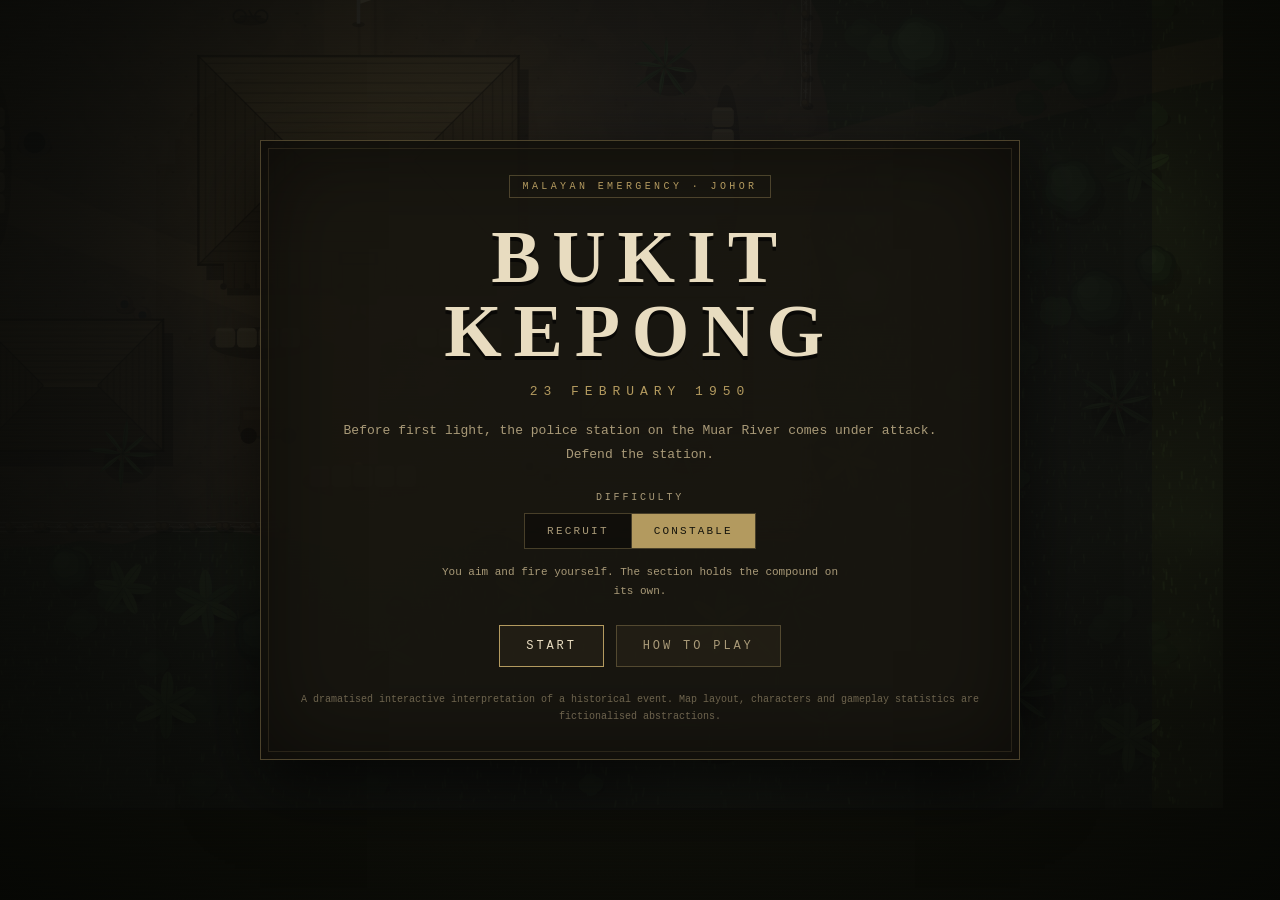
<file: index.html>
<!DOCTYPE html>
<html lang="en">
<head>
<meta charset="utf-8">
<meta name="viewport" content="width=device-width,initial-scale=1">
<title>Bukit Kepong — 23 February 1950</title>
<link rel="stylesheet" href="style.css">
</head>
<body>

<canvas id="game"></canvas>

<!-- ============================ HEADS-UP DISPLAY ======================== -->
<div id="hud">
  <div class="hud-corner tl">
    <div class="hud-title">BUKIT KEPONG — 23 FEBRUARY 1950</div>
    <div class="hud-label">OBJECTIVE</div>
    <div id="txt-objective" class="hud-objective">Defend the police station.</div>
  </div>

  <div class="hud-corner tc">
    <div id="txt-time" class="hud-time">5:00</div>
    <div class="hud-sub"><span id="txt-wave">STAND TO</span> &nbsp;·&nbsp; <span id="txt-enemies">0 HOSTILES</span></div>
  </div>

  <div class="hud-corner tr">
    <canvas id="minimap" width="176" height="132"></canvas>
    <button id="btn-mute" class="ghost-btn">SOUND: ON</button>
  </div>

  <div class="hud-corner bl">
    <div class="meter">
      <span class="hud-label">HEALTH</span>
      <div class="bar-track"><div id="bar-health" class="bar-fill health"></div></div>
      <span id="txt-health" class="meter-num">150</span>
    </div>
    <div class="meter">
      <span class="hud-label">STATION</span>
      <div class="bar-track"><div id="bar-station" class="bar-fill station"></div></div>
      <span id="txt-station" class="meter-num">100%</span>
    </div>
    <div class="meter">
      <span class="hud-label">SECTION</span>
      <div id="section-pips" class="pips"></div>
      <span id="txt-section" class="meter-num">6/6</span>
    </div>
  </div>

  <div class="hud-corner br">
    <div class="ammo-block">
      <div class="hud-label right">STEN Mk II</div>
      <div class="ammo-line" id="ammo-line"><span id="txt-ammo">32</span><i>/</i><span id="txt-reserve">224</span></div>
      <div id="assist-chip" class="assist">ASSISTED AIM</div>
      <div id="reload-ind" class="reload"><span>RELOADING</span><div class="reload-track"><div id="reload-fill"></div></div></div>
    </div>
  </div>

  <div id="banner-wrap"><div id="banner"></div><div id="banner-sub"></div></div>
  <div id="low-health"></div>
</div>

<!-- ================================ SCREENS ============================= -->
<div id="screen-title" class="screen active">
  <div class="panel wide">
    <div class="stamp">MALAYAN EMERGENCY · JOHOR</div>
    <h1 class="title">BUKIT KEPONG</h1>
    <div class="subtitle">23 FEBRUARY 1950</div>
    <p class="tagline">Before first light, the police station on the Muar River comes under attack.<br>Defend the station.</p>
    <div class="difficulty">
      <div class="hud-label">DIFFICULTY</div>
      <div class="seg" id="difficulty-row">
        <button class="seg-btn" data-diff="easy">RECRUIT</button>
        <button class="seg-btn active" data-diff="normal">CONSTABLE</button>
      </div>
      <p class="seg-note" id="difficulty-note">You aim and fire yourself. The section holds the compound on its own.</p>
    </div>

    <div class="btn-row">
      <button id="btn-start" class="btn primary">START</button>
      <button id="btn-howto" class="btn">HOW TO PLAY</button>
    </div>
    <p class="disclaimer">A dramatised interactive interpretation of a historical event.
      Map layout, characters and gameplay statistics are fictionalised abstractions.</p>
  </div>
</div>

<div id="screen-howto" class="screen">
  <div class="panel">
    <h2>HOW TO PLAY</h2>
    <ul class="keys">
      <li><b>W A S D</b> / <b>Arrows</b><span>Move</span></li>
      <li><b>Mouse</b><span>Aim</span></li>
      <li><b>Left Click</b><span>Fire the Sten gun</span></li>
      <li><b>RECRUIT mode</b><span>Aims and fires for you — you still choose the target by pointing</span></li>
      <li><b>R</b><span>Reload</span></li>
      <li><b>SPACE</b><span>Beat out fires (stand at the flames)</span></li>
      <li><b>ESC</b> / <b>P</b><span>Pause</span></li>
      <li><b>M</b><span>Mute sound</span></li>
    </ul>
    <div class="brief">
      <p><b>Your orders.</b> Hold the station for five minutes, until first light. The building has its own
      structural integrity — if it is destroyed, the position is lost.</p>
      <p><b>Your section.</b> Constables hold the sandbag posts at each gate. They shoot,
      they take casualties, and they cannot be replaced. Support them.</p>
      <p><b>The enemy.</b> Communist insurgents advance in waves: riflemen fire from cover,
      rushers cut the wire and close to hand, marksmen shoot from the treeline.</p>
      <p><b>Fire.</b> Attackers who reach the walls will try to set the attap alight. A fire
      eats the station's integrity until it is put out — run to the flames and hold
      <b>SPACE</b>. Leaving the firing line to do it is the hardest call you will make.</p>
      <p><b>Ammunition.</b> You carry what you carry. The section's crate sits on the station
      veranda — stand at it to fill your pouches. Its stock is finite and is only made up
      between assaults, so every burst is spent from somewhere.</p>
      <p><b>Scoring.</b> The run is graded at the end, win or lose: attackers accounted for, the
      rounds it took to account for them, the building, the section, the fires, the time held.
      RECRUIT aims and fires for you, so it scores at 0.6&times;.</p>
    </div>
    <div class="btn-row"><button id="btn-howto-back" class="btn">BACK</button></div>
  </div>
</div>

<div id="screen-pause" class="screen">
  <div class="panel">
    <h2>PAUSED</h2>
    <p class="tagline">The compound holds its breath.</p>
    <div class="btn-row">
      <button id="btn-resume" class="btn primary">RESUME</button>
      <button id="btn-pause-menu" class="btn">MAIN MENU</button>
    </div>
  </div>
</div>

<div id="screen-over" class="screen">
  <div class="panel">
    <div class="stamp red">POSITION LOST</div>
    <h2 id="over-title">THE STATION HAS FALLEN</h2>
    <div id="over-score" class="score"></div>
    <ul id="over-stats" class="stats"></ul>
    <div class="btn-row">
      <button id="btn-retry" class="btn primary">RETRY</button>
      <button id="btn-over-menu" class="btn">MAIN MENU</button>
    </div>
  </div>
</div>

<div id="screen-win" class="screen">
  <div class="panel wide">
    <div class="stamp">DAWN · 23 FEBRUARY 1950</div>
    <h2>MISSION COMPLETE</h2>
    <div id="win-score" class="score"></div>
    <ul id="stats-list" class="stats"></ul>
    <div class="note">
      <h3>HISTORICAL NOTE</h3>
      <p>On 23 February 1950, the police station at Bukit Kepong in Muar, Johor, was attacked
      before dawn by communist insurgents during the Malayan Emergency. A small number of
      police personnel, together with family members and auxiliaries present at the station,
      resisted the assault. The station was overrun and burnt, and many of its defenders were
      killed. The events are commemorated in Malaysia as an act of duty and resistance.</p>
      <p class="fine">This game is a dramatised interpretation, not a documentary reconstruction.
      The map layout, the wave structure, the ten-minute clock, the individual characters and
      every statistic in it are gameplay inventions. In particular, the "survive and hold"
      victory condition is a game objective and does not represent the historical outcome.
      For the actual history, consult published historical sources.</p>
    </div>
    <div class="btn-row">
      <button id="btn-win-again" class="btn primary">PLAY AGAIN</button>
      <button id="btn-win-menu" class="btn">MAIN MENU</button>
    </div>
  </div>
</div>

<script src="src/core.js"></script>
<script src="src/audio.js"></script>
<script src="src/world.js"></script>
<script src="src/fx.js"></script>
<script src="src/entities.js"></script>
<script src="src/score.js"></script>
<script src="src/ui.js"></script>
<script src="game.js"></script>
</body>
</html>
</file>
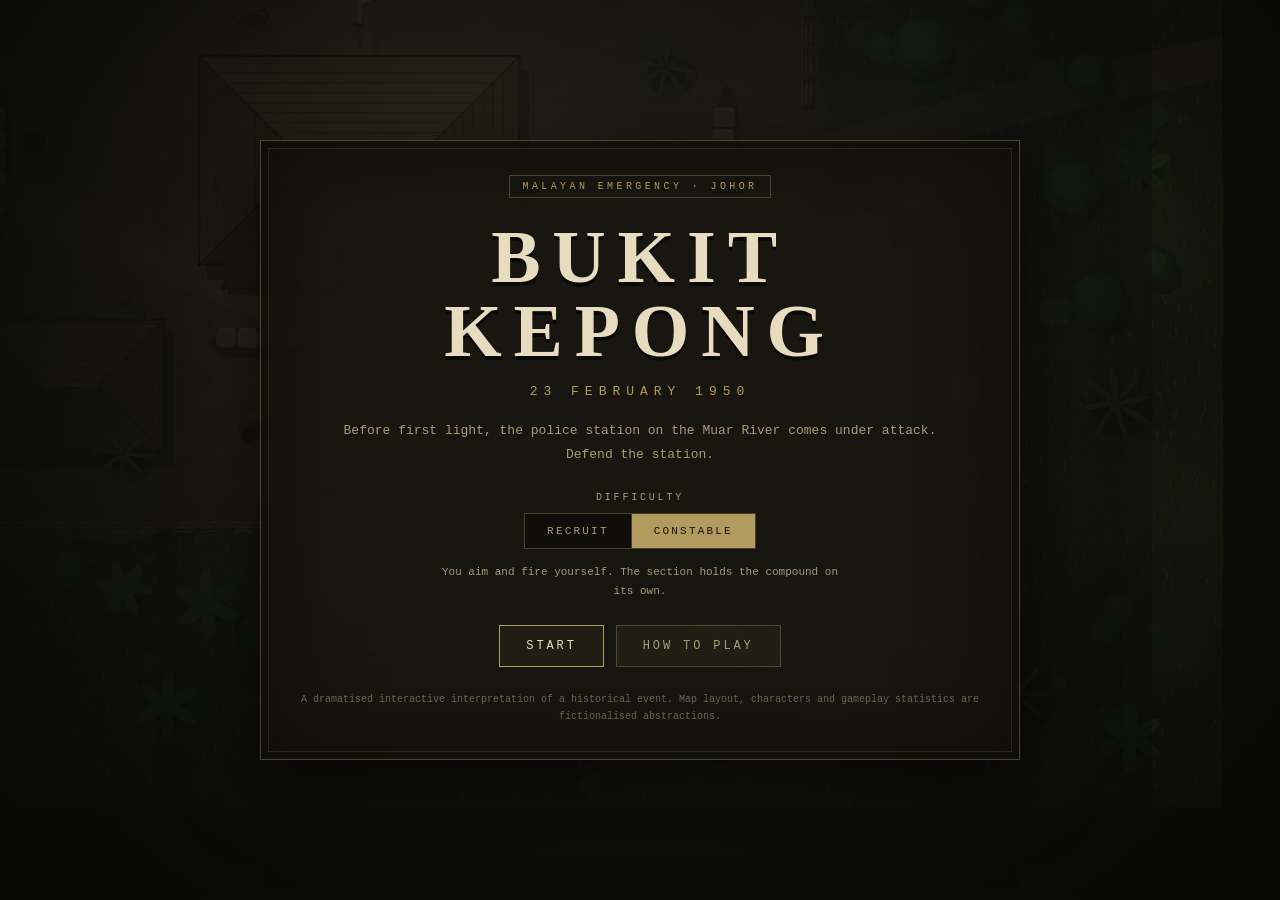
<file: public/index.html>
<!DOCTYPE html>
<html lang="en">
<head>
<meta charset="utf-8">
<meta name="viewport" content="width=device-width,initial-scale=1,viewport-fit=cover">
<title>Bukit Kepong — 23 February 1950</title>
<meta name="description" content="Defend the police station at Bukit Kepong through a pre-dawn assault, 23 February 1950. A dramatised interpretation of a historical event — plays in the browser, nothing to install.">
<meta name="theme-color" content="#17170f">
<link rel="canonical" href="https://bukit-kepong-game.isha.workers.dev/">

<!-- Favicon: the station seen from above, one corner of its attap alight.
     Inline SVG, so the icon costs no request and no external asset. -->
<link rel="icon" href="data:image/svg+xml,<svg xmlns='http://www.w3.org/2000/svg' viewBox='0 0 32 32'><rect width='32' height='32' rx='6' fill='%2317170f'/><path d='M4.5 7h23v18h-23z' fill='%23b39a5f'/><path d='M4.5 7 16 16 27.5 7M4.5 25 16 16 27.5 25' fill='none' stroke='%235d4c2b' stroke-width='1.7'/><circle cx='7' cy='8.6' r='3.7' fill='%23dda43f'/></svg>">
<link rel="apple-touch-icon" href="apple-touch-icon.png">

<!-- Link previews. The card carries the dramatisation note with it, so the
     framing travels wherever the link is shared. -->
<meta property="og:type" content="website">
<meta property="og:site_name" content="Bukit Kepong">
<meta property="og:title" content="Bukit Kepong — 23 February 1950">
<meta property="og:description" content="Hold the police station on the Muar River until first light. A dramatised interpretation of a historical event — plays in the browser, nothing to install.">
<meta property="og:url" content="https://bukit-kepong-game.isha.workers.dev/">
<meta property="og:image" content="https://bukit-kepong-game.isha.workers.dev/og.jpg">
<meta property="og:image:type" content="image/jpeg">
<meta property="og:image:width" content="1200">
<meta property="og:image:height" content="630">
<meta property="og:image:alt" content="The Bukit Kepong police station at night, seen from above, two fires burning against its walls.">
<meta property="og:locale" content="en_MY">
<meta name="twitter:card" content="summary_large_image">
<meta name="twitter:title" content="Bukit Kepong — 23 February 1950">
<meta name="twitter:description" content="Hold the police station on the Muar River until first light. A dramatised interpretation of a historical event.">
<meta name="twitter:image" content="https://bukit-kepong-game.isha.workers.dev/og.jpg">

<link rel="stylesheet" href="style.css">
</head>
<body>

<canvas id="game"></canvas>

<!-- ============================ HEADS-UP DISPLAY ======================== -->
<div id="hud">
  <div class="hud-corner tl">
    <div class="hud-title">BUKIT KEPONG — 23 FEBRUARY 1950</div>
    <div class="hud-label">OBJECTIVE</div>
    <div id="txt-objective" class="hud-objective">Defend the police station.</div>
  </div>

  <div class="hud-corner tc">
    <div id="txt-time" class="hud-time">5:00</div>
    <div class="hud-sub"><span id="txt-wave">STAND TO</span> &nbsp;·&nbsp; <span id="txt-enemies">0 HOSTILES</span></div>
  </div>

  <div class="hud-corner tr">
    <canvas id="minimap" width="176" height="132"></canvas>
    <button id="btn-mute" class="ghost-btn">SOUND: ON</button>
  </div>

  <div class="hud-corner bl">
    <div class="meter">
      <span class="hud-label">HEALTH</span>
      <div class="bar-track"><div id="bar-health" class="bar-fill health"></div></div>
      <span id="txt-health" class="meter-num">150</span>
    </div>
    <div class="meter">
      <span class="hud-label">STATION</span>
      <div class="bar-track"><div id="bar-station" class="bar-fill station"></div></div>
      <span id="txt-station" class="meter-num">100%</span>
    </div>
    <div class="meter">
      <span class="hud-label">SECTION</span>
      <div id="section-pips" class="pips"></div>
      <span id="txt-section" class="meter-num">6/6</span>
    </div>
  </div>

  <div class="hud-corner br">
    <div class="ammo-block">
      <div class="hud-label right">STEN Mk II</div>
      <div class="ammo-line" id="ammo-line"><span id="txt-ammo">32</span><i>/</i><span id="txt-reserve">224</span></div>
      <div id="assist-chip" class="assist">ASSISTED AIM</div>
      <div id="reload-ind" class="reload"><span>RELOADING</span><div class="reload-track"><div id="reload-fill"></div></div></div>
    </div>
  </div>

  <div id="banner-wrap"><div id="banner"></div><div id="banner-sub"></div></div>
  <div id="low-health"></div>
</div>

<!-- ========================= TOUCH CONTROLS ============================= -->
<!-- Shown only on coarse-pointer devices, and only while a mission runs. -->
<div id="touch">
  <div class="tz tz-move" id="tz-move"></div>
  <div class="tz tz-aim" id="tz-aim"></div>
  <div class="stick" id="stick-move"><i></i></div>
  <div class="stick aim" id="stick-aim"><i></i></div>
  <div class="tbtns">
    <button class="tbtn douse" id="tb-douse">PUT<br>OUT</button>
    <button class="tbtn small" id="tb-reload">RELOAD</button>
  </div>
  <button class="tbtn pause" id="tb-pause">II</button>
</div>

<div id="rotate">
  <div class="rotate-inner">
    <div class="rotate-icon"></div>
    <div>TURN THE DEVICE SIDEWAYS</div>
    <p>The compound needs the width.</p>
  </div>
</div>

<!-- ================================ SCREENS ============================= -->
<div id="screen-title" class="screen active">
  <div class="panel wide">
    <div class="stamp">MALAYAN EMERGENCY · JOHOR</div>
    <h1 class="title">BUKIT KEPONG</h1>
    <div class="subtitle">23 FEBRUARY 1950</div>
    <p class="tagline">Before first light, the police station on the Muar River comes under attack.<br>Defend the station.</p>
    <div class="difficulty">
      <div class="hud-label">DIFFICULTY</div>
      <div class="seg" id="difficulty-row">
        <button class="seg-btn" data-diff="easy">RECRUIT</button>
        <button class="seg-btn active" data-diff="normal">CONSTABLE</button>
      </div>
      <p class="seg-note" id="difficulty-note">You aim and fire yourself. The section holds the compound on its own.</p>
    </div>

    <div class="btn-row">
      <button id="btn-start" class="btn primary">START</button>
      <button id="btn-howto" class="btn">HOW TO PLAY</button>
    </div>
    <p class="disclaimer">A dramatised interactive interpretation of a historical event.
      Map layout, characters and gameplay statistics are fictionalised abstractions.</p>
  </div>
</div>

<div id="screen-howto" class="screen">
  <div class="panel">
    <h2>HOW TO PLAY</h2>
    <ul class="keys">
      <li><b>W A S D</b> / <b>Arrows</b><span>Move</span></li>
      <li><b>Mouse</b><span>Aim</span></li>
      <li><b>Left Click</b><span>Fire the Sten gun</span></li>
      <li><b>RECRUIT mode</b><span>Aims and fires for you — you still choose the target by pointing</span></li>
      <li><b>R</b><span>Reload</span></li>
      <li><b>SPACE</b><span>Beat out fires (stand at the flames)</span></li>
      <li><b>ESC</b> / <b>P</b><span>Pause</span></li>
      <li><b>M</b><span>Mute sound</span></li>
      <li><b>On a phone</b><span>Left thumb moves, right thumb aims — hold it to fire. Buttons at the corner beat out fires and reload.</span></li>
    </ul>
    <div class="brief">
      <p><b>Your orders.</b> Hold the station for five minutes, until first light. The building has its own
      structural integrity — if it is destroyed, the position is lost.</p>
      <p><b>Your section.</b> Constables hold the sandbag posts at each gate. They shoot,
      they take casualties, and they cannot be replaced. Support them.</p>
      <p><b>The enemy.</b> Communist insurgents advance in waves: riflemen fire from cover,
      rushers cut the wire and close to hand, marksmen shoot from the treeline.</p>
      <p><b>Fire.</b> Attackers who reach the walls will try to set the attap alight. A fire
      eats the station's integrity until it is put out — run to the flames and hold
      <b>SPACE</b>. Leaving the firing line to do it is the hardest call you will make.</p>
      <p><b>Ammunition.</b> You carry what you carry. The section's crate sits on the station
      veranda — stand at it to fill your pouches. Its stock is finite and is only made up
      between assaults, so every burst is spent from somewhere.</p>
      <p><b>Scoring.</b> The run is graded at the end, win or lose: attackers accounted for, the
      rounds it took to account for them, the building, the section, the fires, the time held.
      RECRUIT aims and fires for you, so it scores at 0.6&times;.</p>
    </div>
    <div class="btn-row"><button id="btn-howto-back" class="btn">BACK</button></div>
  </div>
</div>

<div id="screen-pause" class="screen">
  <div class="panel">
    <h2>PAUSED</h2>
    <p class="tagline">The compound holds its breath.</p>
    <div class="btn-row">
      <button id="btn-resume" class="btn primary">RESUME</button>
      <button id="btn-pause-menu" class="btn">MAIN MENU</button>
    </div>
  </div>
</div>

<div id="screen-over" class="screen">
  <div class="panel">
    <div class="stamp red">POSITION LOST</div>
    <h2 id="over-title">THE STATION HAS FALLEN</h2>
    <div id="over-score" class="score"></div>
    <ul id="over-stats" class="stats"></ul>
    <div class="btn-row">
      <button id="btn-retry" class="btn primary">RETRY</button>
      <button id="btn-over-menu" class="btn">MAIN MENU</button>
    </div>
  </div>
</div>

<div id="screen-win" class="screen">
  <div class="panel wide">
    <div class="stamp">DAWN · 23 FEBRUARY 1950</div>
    <h2>MISSION COMPLETE</h2>
    <div id="win-score" class="score"></div>
    <ul id="stats-list" class="stats"></ul>
    <div class="note">
      <h3>HISTORICAL NOTE</h3>
      <p>On 23 February 1950, the police station at Bukit Kepong in Muar, Johor, was attacked
      before dawn by communist insurgents during the Malayan Emergency. A small number of
      police personnel, together with family members and auxiliaries present at the station,
      resisted the assault. The station was overrun and burnt, and many of its defenders were
      killed. The events are commemorated in Malaysia as an act of duty and resistance.</p>
      <p class="fine">This game is a dramatised interpretation, not a documentary reconstruction.
      The map layout, the wave structure, the ten-minute clock, the individual characters and
      every statistic in it are gameplay inventions. In particular, the "survive and hold"
      victory condition is a game objective and does not represent the historical outcome.
      For the actual history, consult published historical sources.</p>
    </div>
    <div class="btn-row">
      <button id="btn-win-again" class="btn primary">PLAY AGAIN</button>
      <button id="btn-win-menu" class="btn">MAIN MENU</button>
    </div>
  </div>
</div>

<script src="src/core.js"></script>
<script src="src/audio.js"></script>
<script src="src/world.js"></script>
<script src="src/fx.js"></script>
<script src="src/entities.js"></script>
<script src="src/touch.js"></script>
<script src="src/score.js"></script>
<script src="src/ui.js"></script>
<script src="game.js"></script>
</body>
</html>
</file>
<file: style.css>
/* =============================================================================
   BUKIT KEPONG — presentation layer.
   Palette: muted earth, khaki, oil-lamp amber. Typewriter + slab type to suit
   a 1950s police-report aesthetic. No external fonts or images are loaded.
   ========================================================================== */
:root {
  --ink:        #e8dcc0;
  --ink-dim:    #a99a78;
  --paper:      #17170f;
  --khaki:      #b39a5f;
  --amber:      #dda43f;
  --blood:      #a8412f;
  --green:      #7bab6a;
  --panel:      rgba(24, 22, 15, 0.94);
  --edge:       rgba(190, 165, 106, 0.32);
  --mono: "Courier New", "Nimbus Mono", monospace;
  --slab: "Georgia", "Times New Roman", serif;
}

* { box-sizing: border-box; }
html, body {
  margin: 0; padding: 0; height: 100%; overflow: hidden;
  background: #0b0d07; color: var(--ink);
  font-family: var(--mono);
  -webkit-font-smoothing: antialiased;
}
body { cursor: default; }
body.in-game { cursor: none; }

#game { position: fixed; inset: 0; width: 100vw; height: 100vh; display: block; }

/* Custom crosshair drawn with CSS so it stays crisp */
body.in-game #game { cursor: none; }
/* Overlays always get a real pointer back */
.screen.active, .ghost-btn { cursor: default; }
.screen.active .btn { cursor: pointer; }

/* ============================== HUD ==================================== */
#hud {
  position: fixed; inset: 0; pointer-events: none;
  opacity: 0; transition: opacity .35s ease;
  text-shadow: 0 2px 4px rgba(0,0,0,.9);
}
body.in-game #hud { opacity: 1; }

.hud-corner { position: absolute; }
.tl { top: 16px; left: 18px; }
.tc { top: 12px; left: 50%; transform: translateX(-50%); text-align: center; }
.tr { top: 14px; right: 18px; text-align: right; }
.bl { bottom: 18px; left: 18px; }
.br { bottom: 18px; right: 18px; text-align: right; }

.hud-title {
  font-family: var(--slab); font-size: 13px; letter-spacing: .16em;
  color: var(--khaki); margin-bottom: 10px; opacity: .85;
}
.hud-label {
  font-size: 10px; letter-spacing: .28em; color: var(--ink-dim);
}
.hud-label.right { text-align: right; }
.hud-objective {
  font-size: 14px; letter-spacing: .06em; color: var(--ink);
  margin-top: 2px; max-width: 340px;
}
.hud-time {
  font-family: var(--slab); font-size: 34px; letter-spacing: .06em;
  color: var(--ink); line-height: 1;
}
.hud-sub { font-size: 11px; letter-spacing: .2em; color: var(--khaki); margin-top: 4px; }

.meter { display: flex; align-items: center; gap: 10px; margin-top: 8px; }
.meter .hud-label { width: 68px; }
.meter-num { font-size: 12px; color: var(--ink-dim); width: 42px; text-align: left; }
.bar-track {
  width: 210px; height: 13px; background: rgba(0,0,0,.6);
  border: 1px solid var(--edge); position: relative; overflow: hidden;
}
.bar-fill { height: 100%; width: 100%; transition: width .12s linear; }
.bar-fill.health  { background: linear-gradient(180deg, #9fce86, #5d8a4c); }
.bar-fill.station { background: linear-gradient(180deg, #d8b46a, #8d6f34); }
.bar-fill.crit    { background: linear-gradient(180deg, #d76a4a, #8b2f21); animation: pulse .7s infinite; }
@keyframes pulse { 50% { filter: brightness(1.5); } }
/* Segment ticks over the bars for a mechanical, period feel */
.bar-track::after {
  content: ""; position: absolute; inset: 0; pointer-events: none;
  background: repeating-linear-gradient(90deg, transparent 0 19px, rgba(0,0,0,.55) 19px 21px);
}

.pips { width: 210px; display: flex; gap: 5px; align-items: center; }
.pips i {
  width: 13px; height: 13px; border: 1px solid var(--edge);
  background: linear-gradient(180deg, #9fce86, #5d8a4c); display: block;
}
.pips i.down { background: rgba(0,0,0,.5); border-color: rgba(168,65,47,.45); }

.ammo-line { font-family: var(--slab); font-size: 32px; line-height: 1; letter-spacing: .04em; }
.ammo-line i { color: var(--ink-dim); font-style: normal; font-size: 20px; margin: 0 4px; }
.ammo-line span:last-child { font-size: 18px; color: var(--ink-dim); }
/* Reserve turns warm and breathes once you are down to your last magazines. */
.ammo-line.low span:last-child { color: #e0a45c; animation: ammoLow 1.1s ease-in-out infinite; }
@keyframes ammoLow { 50% { opacity: .45; } }
.reload { height: 16px; margin-top: 6px; opacity: 0; transition: opacity .12s; }
.reload.on { opacity: 1; }
.reload span { font-size: 10px; letter-spacing: .24em; color: var(--amber); }
.reload-track { width: 130px; height: 4px; background: rgba(0,0,0,.6); border: 1px solid var(--edge); margin-left: auto; margin-top: 3px; }
#reload-fill { height: 100%; width: 0; background: var(--amber); }

#minimap {
  width: 176px; height: 132px; border: 1px solid var(--edge);
  background: rgba(0,0,0,.5); image-rendering: pixelated; display: block;
}
.ghost-btn {
  pointer-events: auto; margin-top: 8px; font-family: var(--mono); font-size: 10px;
  letter-spacing: .2em; padding: 5px 10px; color: var(--ink-dim);
  background: rgba(20,18,12,.8); border: 1px solid var(--edge); cursor: pointer;
}
.ghost-btn:hover { color: var(--ink); border-color: var(--khaki); }
.ghost-btn.off { color: var(--blood); }

#banner-wrap {
  position: absolute; top: 26%; left: 50%; transform: translateX(-50%);
  text-align: center; opacity: 0;
}
#banner-wrap.show { animation: bannerIn 2.6s ease forwards; }
@keyframes bannerIn {
  0%   { opacity: 0; letter-spacing: .5em; }
  12%  { opacity: 1; letter-spacing: .22em; }
  75%  { opacity: 1; }
  100% { opacity: 0; }
}
#banner {
  font-family: var(--slab); font-size: 40px; letter-spacing: .22em;
  color: var(--ink); text-shadow: 0 0 24px rgba(0,0,0,.9), 0 3px 0 rgba(0,0,0,.7);
}
#banner-sub { font-size: 12px; letter-spacing: .3em; color: var(--khaki); margin-top: 8px; }

#low-health {
  position: absolute; inset: 0; opacity: 0; transition: opacity .3s;
  background: radial-gradient(ellipse at center, transparent 45%, rgba(150,20,14,.75) 100%);
}

/* ============================= SCREENS ================================= */
.screen {
  position: fixed; inset: 0; display: none; align-items: center; justify-content: center;
  background:
    radial-gradient(ellipse at 50% 40%, rgba(30,26,16,.55), rgba(6,7,4,.94)),
    repeating-linear-gradient(0deg, rgba(255,255,255,.014) 0 1px, transparent 1px 3px);
  z-index: 10; padding: 24px; overflow-y: auto;
}
.screen.active { display: flex; }

.panel {
  width: min(560px, 94vw); background: var(--panel);
  border: 1px solid var(--edge); padding: 34px 38px;
  box-shadow: 0 24px 70px rgba(0,0,0,.7), inset 0 0 90px rgba(0,0,0,.5);
  position: relative; text-align: center;
}
.panel.wide { width: min(760px, 94vw); }
.panel::before {
  content: ""; position: absolute; inset: 7px; border: 1px solid rgba(190,165,106,.14);
  pointer-events: none;
}

.stamp {
  display: inline-block; font-size: 10px; letter-spacing: .34em; color: var(--khaki);
  border: 1px solid var(--edge); padding: 5px 12px; margin-bottom: 22px;
}
.stamp.red { color: var(--blood); border-color: rgba(168,65,47,.5); }

.title {
  font-family: var(--slab); font-size: clamp(40px, 8vw, 74px); margin: 0;
  letter-spacing: .16em; color: var(--ink); line-height: 1;
  text-shadow: 0 4px 0 rgba(0,0,0,.6);
}
.subtitle {
  font-size: 13px; letter-spacing: .46em; color: var(--khaki); margin: 16px 0 0;
}
h2 {
  font-family: var(--slab); font-size: clamp(24px, 4vw, 34px); letter-spacing: .16em;
  margin: 0 0 6px; color: var(--ink); font-weight: 400;
}
h3 { font-size: 11px; letter-spacing: .3em; color: var(--khaki); margin: 0 0 8px; }
.tagline { color: var(--ink-dim); font-size: 13px; line-height: 1.8; margin: 20px 0 26px; }
.disclaimer { color: rgba(169,154,120,.6); font-size: 10px; line-height: 1.7; margin: 24px 0 0; }

.difficulty { margin: 6px 0 24px; }
.difficulty .hud-label { margin-bottom: 10px; }
.seg {
  display: inline-flex; border: 1px solid var(--edge); background: rgba(0,0,0,.35);
}
.seg-btn {
  font-family: var(--mono); font-size: 11px; letter-spacing: .2em;
  padding: 11px 22px; color: var(--ink-dim); background: transparent;
  border: 0; border-right: 1px solid var(--edge); cursor: pointer; transition: all .15s;
}
.seg-btn:last-child { border-right: 0; }
.seg-btn:hover { color: var(--ink); }
.seg-btn.active { background: var(--khaki); color: #16150d; }
.seg-note {
  font-size: 11px; line-height: 1.7; color: var(--ink-dim);
  margin: 14px auto 0; max-width: 420px; min-height: 34px;
}

.assist {
  display: none; font-size: 10px; letter-spacing: .22em; color: var(--amber);
  border: 1px solid rgba(221,164,63,.4); padding: 3px 8px; margin-top: 8px;
}
.assist.on { display: inline-block; }

.btn-row { display: flex; gap: 12px; justify-content: center; flex-wrap: wrap; margin-top: 8px; }
.btn {
  font-family: var(--mono); font-size: 12px; letter-spacing: .24em;
  padding: 13px 26px; color: var(--ink-dim); background: rgba(40,36,24,.6);
  border: 1px solid var(--edge); cursor: pointer; transition: all .15s;
}
.btn:hover { color: #16150d; background: var(--khaki); border-color: var(--khaki); }
.btn.primary { color: var(--ink); border-color: var(--khaki); }
.btn.primary:hover { background: var(--amber); border-color: var(--amber); }

.keys { list-style: none; padding: 0; margin: 4px 0 24px; text-align: left; }
.keys li {
  display: flex; align-items: center; gap: 14px; padding: 7px 0;
  border-bottom: 1px dashed rgba(190,165,106,.14); font-size: 12px;
}
.keys b {
  min-width: 130px; color: var(--amber); font-weight: 400; letter-spacing: .12em;
}
.keys span { color: var(--ink-dim); }

.brief { text-align: left; font-size: 12px; line-height: 1.85; color: var(--ink-dim); margin-bottom: 22px; }
.brief b { color: var(--khaki); font-weight: 400; }

.stats { list-style: none; padding: 0; margin: 18px 0 22px; text-align: left; }
.stats li {
  display: flex; align-items: baseline; gap: 10px; padding: 8px 2px;
  border-bottom: 1px dashed rgba(190,165,106,.16); font-size: 12px; color: var(--ink-dim);
}
.stats li span { flex: 1; }
.stats b { color: var(--ink); font-weight: 400; text-align: right; }
/* Points column of the after-action breakdown. */
.stats em {
  font-style: normal; min-width: 68px; text-align: right;
  font-family: var(--slab); font-size: 13px; color: var(--ink-dim);
}
.stats em.up { color: var(--green); }
.stats em.down { color: var(--blood); }
.stats em.nil { color: rgba(169,154,120,.4); }
.stats li.sum { border-bottom: none; border-top: 1px solid var(--edge); color: var(--ink); }
.stats li.sum em { color: var(--ink); }

/* --- Final score ------------------------------------------------------- */
.score { text-align: center; margin: 20px 0 4px; }
.score-label { font-size: 10px; letter-spacing: .28em; color: var(--ink-dim); }
.score-total {
  font-family: var(--slab); font-size: 58px; line-height: 1.1; color: var(--amber);
  letter-spacing: .02em; text-shadow: 0 2px 18px rgba(221,164,63,.28);
}
.score .citation {
  font-size: 11px; letter-spacing: .3em; color: var(--khaki);
  border-top: 1px solid var(--edge); display: inline-block; padding-top: 8px; margin-top: 2px;
}
.score .best { font-size: 10px; letter-spacing: .2em; color: var(--ink-dim); margin-top: 10px; }
.score .best.new { color: var(--amber); animation: ammoLow 1.4s ease-in-out infinite; }

.note {
  text-align: left; border-top: 1px solid var(--edge); padding-top: 18px; margin-top: 8px;
}
.note p { font-size: 12px; line-height: 1.9; color: var(--ink-dim); margin: 0 0 12px; }
.note .fine { font-size: 10.5px; line-height: 1.8; color: rgba(169,154,120,.62); }

@media (max-width: 620px) {
  .bar-track { width: 130px; }
  .hud-time { font-size: 26px; }
  #minimap { width: 120px; height: 90px; }
  .panel { padding: 26px 20px; }
}
</file>
<file: public/style.css>
/* =============================================================================
   BUKIT KEPONG — presentation layer.
   Palette: muted earth, khaki, oil-lamp amber. Typewriter + slab type to suit
   a 1950s police-report aesthetic. No external fonts or images are loaded.
   ========================================================================== */
:root {
  --ink:        #e8dcc0;
  --ink-dim:    #a99a78;
  --paper:      #17170f;
  --khaki:      #b39a5f;
  --amber:      #dda43f;
  --blood:      #a8412f;
  --green:      #7bab6a;
  --panel:      rgba(24, 22, 15, 0.94);
  --edge:       rgba(190, 165, 106, 0.32);
  --mono: "Courier New", "Nimbus Mono", monospace;
  --slab: "Georgia", "Times New Roman", serif;
}

* { box-sizing: border-box; }
html, body {
  margin: 0; padding: 0; height: 100%; overflow: hidden;
  background: #0b0d07; color: var(--ink);
  font-family: var(--mono);
  -webkit-font-smoothing: antialiased;
}
body { cursor: default; }
body.in-game { cursor: none; }

/* A long press on iOS runs the system text-selection gesture: the word under
   the thumb highlights and a Copy / Look Up / Share callout slides in over the
   game. Holding a direction on the thumbstick or leaning on the fire button is
   exactly that gesture, so the menu appears mid-firefight. Nothing here is
   text a player would want to copy — there are no inputs or prose to quote —
   so selection and the callout are switched off document-wide. The tap
   highlight is the same story: a grey flash over every button on touch. */
html, body {
  -webkit-user-select: none; user-select: none;
  -webkit-touch-callout: none;
  -webkit-tap-highlight-color: transparent;
}

/* 100vh on iOS is the LARGE viewport — the height the page would have if the
   browser toolbars were hidden — so a canvas sized that way hangs below the
   glass by however much the toolbar covers. The camera keeps centring the
   player in the canvas, but the canvas centre is no longer the screen centre:
   the view rides high and the ground below the player is cut off. 100dvh is
   the height that is actually visible, and it follows the toolbar as it
   collapses. 100vh stays as the fallback for browsers without dvh, and
   --vph — written from visualViewport on every resize — overrides both on
   the browsers whose dvh lags the toolbar animation. */
#game { position: fixed; inset: 0; width: 100vw;
        height: 100vh; height: 100dvh; height: var(--vph, 100dvh); display: block; }

/* Every full-screen layer has the same problem: inset:0 resolves against the
   large viewport, so the bottom row of the HUD and the thumb controls sit
   under the toolbar. Pin them all to the visible height. */
#hud, #touch, .screen, #rotate { height: 100vh; height: 100dvh; height: var(--vph, 100dvh); }

/* Custom crosshair drawn with CSS so it stays crisp */
body.in-game #game { cursor: none; }
/* Overlays always get a real pointer back */
.screen.active, .ghost-btn { cursor: default; }
.screen.active .btn { cursor: pointer; }

/* ============================== HUD ==================================== */
#hud {
  position: fixed; inset: 0; pointer-events: none;
  opacity: 0; transition: opacity .35s ease;
  text-shadow: 0 2px 4px rgba(0,0,0,.9);
}
body.in-game #hud { opacity: 1; }

.hud-corner { position: absolute; }
.tl { top: 16px; left: 18px; }
.tc { top: 12px; left: 50%; transform: translateX(-50%); text-align: center; }
.tr { top: 14px; right: 18px; text-align: right; }
.bl { bottom: 18px; left: 18px; }
.br { bottom: 18px; right: 18px; text-align: right; }

.hud-title {
  font-family: var(--slab); font-size: 13px; letter-spacing: .16em;
  color: var(--khaki); margin-bottom: 10px; opacity: .85;
}
.hud-label {
  font-size: 10px; letter-spacing: .28em; color: var(--ink-dim);
}
.hud-label.right { text-align: right; }
.hud-objective {
  font-size: 14px; letter-spacing: .06em; color: var(--ink);
  margin-top: 2px; max-width: 340px;
}
.hud-time {
  font-family: var(--slab); font-size: 34px; letter-spacing: .06em;
  color: var(--ink); line-height: 1;
}
.hud-sub { font-size: 11px; letter-spacing: .2em; color: var(--khaki); margin-top: 4px; }

.meter { display: flex; align-items: center; gap: 10px; margin-top: 8px; }
.meter .hud-label { width: 68px; }
.meter-num { font-size: 12px; color: var(--ink-dim); width: 42px; text-align: left; }
.bar-track {
  width: 210px; height: 13px; background: rgba(0,0,0,.6);
  border: 1px solid var(--edge); position: relative; overflow: hidden;
}
.bar-fill { height: 100%; width: 100%; transition: width .12s linear; }
.bar-fill.health  { background: linear-gradient(180deg, #9fce86, #5d8a4c); }
.bar-fill.station { background: linear-gradient(180deg, #d8b46a, #8d6f34); }
.bar-fill.crit    { background: linear-gradient(180deg, #d76a4a, #8b2f21); animation: pulse .7s infinite; }
@keyframes pulse { 50% { filter: brightness(1.5); } }
/* Segment ticks over the bars for a mechanical, period feel */
.bar-track::after {
  content: ""; position: absolute; inset: 0; pointer-events: none;
  background: repeating-linear-gradient(90deg, transparent 0 19px, rgba(0,0,0,.55) 19px 21px);
}

.pips { width: 210px; display: flex; gap: 5px; align-items: center; }
.pips i {
  width: 13px; height: 13px; border: 1px solid var(--edge);
  background: linear-gradient(180deg, #9fce86, #5d8a4c); display: block;
}
.pips i.down { background: rgba(0,0,0,.5); border-color: rgba(168,65,47,.45); }

.ammo-line { font-family: var(--slab); font-size: 32px; line-height: 1; letter-spacing: .04em; }
.ammo-line i { color: var(--ink-dim); font-style: normal; font-size: 20px; margin: 0 4px; }
.ammo-line span:last-child { font-size: 18px; color: var(--ink-dim); }
/* Reserve turns warm and breathes once you are down to your last magazines. */
.ammo-line.low span:last-child { color: #e0a45c; animation: ammoLow 1.1s ease-in-out infinite; }
@keyframes ammoLow { 50% { opacity: .45; } }
.reload { height: 16px; margin-top: 6px; opacity: 0; transition: opacity .12s; }
.reload.on { opacity: 1; }
.reload span { font-size: 10px; letter-spacing: .24em; color: var(--amber); }
.reload-track { width: 130px; height: 4px; background: rgba(0,0,0,.6); border: 1px solid var(--edge); margin-left: auto; margin-top: 3px; }
#reload-fill { height: 100%; width: 0; background: var(--amber); }

#minimap {
  width: 176px; height: 132px; border: 1px solid var(--edge);
  background: rgba(0,0,0,.5); image-rendering: pixelated; display: block;
}
.ghost-btn {
  pointer-events: auto; margin-top: 8px; font-family: var(--mono); font-size: 10px;
  letter-spacing: .2em; padding: 5px 10px; color: var(--ink-dim);
  background: rgba(20,18,12,.8); border: 1px solid var(--edge); cursor: pointer;
}
.ghost-btn:hover { color: var(--ink); border-color: var(--khaki); }
.ghost-btn.off { color: var(--blood); }

#banner-wrap {
  position: absolute; top: 26%; left: 50%; transform: translateX(-50%);
  text-align: center; opacity: 0;
}
#banner-wrap.show { animation: bannerIn 2.6s ease forwards; }
@keyframes bannerIn {
  0%   { opacity: 0; letter-spacing: .5em; }
  12%  { opacity: 1; letter-spacing: .22em; }
  75%  { opacity: 1; }
  100% { opacity: 0; }
}
#banner {
  font-family: var(--slab); font-size: 40px; letter-spacing: .22em;
  color: var(--ink); text-shadow: 0 0 24px rgba(0,0,0,.9), 0 3px 0 rgba(0,0,0,.7);
}
#banner-sub { font-size: 12px; letter-spacing: .3em; color: var(--khaki); margin-top: 8px; }

#low-health {
  position: absolute; inset: 0; opacity: 0; transition: opacity .3s;
  background: radial-gradient(ellipse at center, transparent 45%, rgba(150,20,14,.75) 100%);
}

/* ============================= SCREENS ================================= */
.screen {
  /* align-items:center would overflow the panel in BOTH directions once it is
     taller than the screen, and the part above the scroll origin can never be
     reached. An auto margin centres the same way but collapses to zero when
     there is no room, so the top stays scrollable. */
  position: fixed; inset: 0; display: none; align-items: flex-start; justify-content: center;
  background:
    radial-gradient(ellipse at 50% 40%, rgba(30,26,16,.55), rgba(6,7,4,.94)),
    repeating-linear-gradient(0deg, rgba(255,255,255,.014) 0 1px, transparent 1px 3px);
  z-index: 10; padding: 24px; overflow-y: auto;
}
.screen.active { display: flex; }

.panel {
  margin: auto;              /* centres while it fits, never clips the top */
  width: min(560px, 94vw); background: var(--panel);
  border: 1px solid var(--edge); padding: 34px 38px;
  box-shadow: 0 24px 70px rgba(0,0,0,.7), inset 0 0 90px rgba(0,0,0,.5);
  position: relative; text-align: center;
}
.panel.wide { width: min(760px, 94vw); }
.panel::before {
  content: ""; position: absolute; inset: 7px; border: 1px solid rgba(190,165,106,.14);
  pointer-events: none;
}

.stamp {
  display: inline-block; font-size: 10px; letter-spacing: .34em; color: var(--khaki);
  border: 1px solid var(--edge); padding: 5px 12px; margin-bottom: 22px;
}
.stamp.red { color: var(--blood); border-color: rgba(168,65,47,.5); }

.title {
  font-family: var(--slab); font-size: clamp(40px, 8vw, 74px); margin: 0;
  letter-spacing: .16em; color: var(--ink); line-height: 1;
  text-shadow: 0 4px 0 rgba(0,0,0,.6);
}
.subtitle {
  font-size: 13px; letter-spacing: .46em; color: var(--khaki); margin: 16px 0 0;
}
h2 {
  font-family: var(--slab); font-size: clamp(24px, 4vw, 34px); letter-spacing: .16em;
  margin: 0 0 6px; color: var(--ink); font-weight: 400;
}
h3 { font-size: 11px; letter-spacing: .3em; color: var(--khaki); margin: 0 0 8px; }
.tagline { color: var(--ink-dim); font-size: 13px; line-height: 1.8; margin: 20px 0 26px; }
.disclaimer { color: rgba(169,154,120,.6); font-size: 10px; line-height: 1.7; margin: 24px 0 0; }

.difficulty { margin: 6px 0 24px; }
.difficulty .hud-label { margin-bottom: 10px; }
.seg {
  display: inline-flex; border: 1px solid var(--edge); background: rgba(0,0,0,.35);
}
.seg-btn {
  font-family: var(--mono); font-size: 11px; letter-spacing: .2em;
  padding: 11px 22px; color: var(--ink-dim); background: transparent;
  border: 0; border-right: 1px solid var(--edge); cursor: pointer; transition: all .15s;
}
.seg-btn:last-child { border-right: 0; }
.seg-btn:hover { color: var(--ink); }
.seg-btn.active { background: var(--khaki); color: #16150d; }
.seg-note {
  font-size: 11px; line-height: 1.7; color: var(--ink-dim);
  margin: 14px auto 0; max-width: 420px; min-height: 34px;
}

.assist {
  display: none; font-size: 10px; letter-spacing: .22em; color: var(--amber);
  border: 1px solid rgba(221,164,63,.4); padding: 3px 8px; margin-top: 8px;
}
.assist.on { display: inline-block; }

.btn-row { display: flex; gap: 12px; justify-content: center; flex-wrap: wrap; margin-top: 8px; }
.btn {
  font-family: var(--mono); font-size: 12px; letter-spacing: .24em;
  padding: 13px 26px; color: var(--ink-dim); background: rgba(40,36,24,.6);
  border: 1px solid var(--edge); cursor: pointer; transition: all .15s;
}
.btn:hover { color: #16150d; background: var(--khaki); border-color: var(--khaki); }
.btn.primary { color: var(--ink); border-color: var(--khaki); }
.btn.primary:hover { background: var(--amber); border-color: var(--amber); }

.keys { list-style: none; padding: 0; margin: 4px 0 24px; text-align: left; }
.keys li {
  display: flex; align-items: center; gap: 14px; padding: 7px 0;
  border-bottom: 1px dashed rgba(190,165,106,.14); font-size: 12px;
}
.keys b {
  min-width: 130px; color: var(--amber); font-weight: 400; letter-spacing: .12em;
}
.keys span { color: var(--ink-dim); }

.brief { text-align: left; font-size: 12px; line-height: 1.85; color: var(--ink-dim); margin-bottom: 22px; }
.brief b { color: var(--khaki); font-weight: 400; }

.stats { list-style: none; padding: 0; margin: 18px 0 22px; text-align: left; }
.stats li {
  display: flex; align-items: baseline; gap: 10px; padding: 8px 2px;
  border-bottom: 1px dashed rgba(190,165,106,.16); font-size: 12px; color: var(--ink-dim);
}
.stats li span { flex: 1; }
.stats b { color: var(--ink); font-weight: 400; text-align: right; }
/* Points column of the after-action breakdown. */
.stats em {
  font-style: normal; min-width: 68px; text-align: right;
  font-family: var(--slab); font-size: 13px; color: var(--ink-dim);
}
.stats em.up { color: var(--green); }
.stats em.down { color: var(--blood); }
.stats em.nil { color: rgba(169,154,120,.4); }
.stats li.sum { border-bottom: none; border-top: 1px solid var(--edge); color: var(--ink); }
.stats li.sum em { color: var(--ink); }

/* --- Final score ------------------------------------------------------- */
.score { text-align: center; margin: 20px 0 4px; }
.score-label { font-size: 10px; letter-spacing: .28em; color: var(--ink-dim); }
.score-total {
  font-family: var(--slab); font-size: 58px; line-height: 1.1; color: var(--amber);
  letter-spacing: .02em; text-shadow: 0 2px 18px rgba(221,164,63,.28);
}
.score .citation {
  font-size: 11px; letter-spacing: .3em; color: var(--khaki);
  border-top: 1px solid var(--edge); display: inline-block; padding-top: 8px; margin-top: 2px;
}
.score .best { font-size: 10px; letter-spacing: .2em; color: var(--ink-dim); margin-top: 10px; }
.score .best.new { color: var(--amber); animation: ammoLow 1.4s ease-in-out infinite; }

.note {
  text-align: left; border-top: 1px solid var(--edge); padding-top: 18px; margin-top: 8px;
}
.note p { font-size: 12px; line-height: 1.9; color: var(--ink-dim); margin: 0 0 12px; }
.note .fine { font-size: 10.5px; line-height: 1.8; color: rgba(169,154,120,.62); }

@media (max-width: 620px) {
  .bar-track { width: 130px; }
  .hud-time { font-size: 26px; }
  #minimap { width: 120px; height: 90px; }
  .panel { padding: 26px 20px; }
}

/* ========================== TOUCH CONTROLS =============================
   Present only on coarse-pointer devices. The sticks are floating: the base
   appears wherever the thumb lands, which is the only scheme that works when
   you cannot see your own hands.
   ====================================================================== */
#touch { position: fixed; inset: 0; z-index: 8; display: none; pointer-events: none; }
body.touch.playing #touch { display: block; }
body.touch.playing #game, body.touch.playing #touch { touch-action: none; }
body.touch { overscroll-behavior: none; }

/* Thumb zones. Transparent — they exist only to catch pointers. */
/* touch-action does not inherit, so every interactive part sets it itself —
   without this iOS treats a thumb drag as a page scroll. */
.tz, .stick, .tbtn { touch-action: none; }
.tz { position: absolute; top: 0; bottom: 0; pointer-events: auto; }
.tz-move { left: 0; width: 45%; }
.tz-aim  { right: 0; width: 55%; }

.stick {
  position: absolute; left: 0; top: 0; width: 0; height: 0;
  opacity: 0; transition: opacity .14s ease; will-change: transform;
}
.stick.on { opacity: 1; }
.stick::before {
  content: ""; position: absolute; left: -52px; top: -52px; width: 104px; height: 104px;
  border-radius: 50%; border: 1.5px solid rgba(190,165,106,.42);
  background: radial-gradient(circle, rgba(20,18,12,.5) 40%, rgba(20,18,12,.16) 100%);
}
.stick i {
  position: absolute; left: -23px; top: -23px; width: 46px; height: 46px;
  border-radius: 50%; background: rgba(190,165,106,.34);
  border: 1.5px solid rgba(232,220,192,.62); will-change: transform;
}
.stick.aim::before { border-color: rgba(224,110,80,.45); }
.stick.aim i { background: rgba(224,110,80,.3); border-color: rgba(240,170,140,.7); }

.tbtns {
  position: absolute; right: calc(18px + env(safe-area-inset-right));
  bottom: calc(84px + env(safe-area-inset-bottom));
  display: flex; flex-direction: column; align-items: center; gap: 12px;
  pointer-events: none;
}
.tbtn {
  pointer-events: auto; -webkit-tap-highlight-color: transparent;
  font-family: var(--mono); font-size: 10px; letter-spacing: .14em; line-height: 1.25;
  color: var(--ink-dim); background: rgba(20,18,12,.66);
  border: 1.5px solid var(--edge); border-radius: 50%;
  width: 74px; height: 74px; padding: 0; cursor: pointer;
}
.tbtn:active { background: rgba(60,52,32,.85); color: var(--ink); }
.tbtn.small { width: 58px; height: 58px; font-size: 9px; }
/* The fire-fighting button is dark until there are flames within reach. */
.tbtn.douse.live {
  color: var(--amber); border-color: rgba(221,164,63,.75);
  background: rgba(70,44,14,.7); animation: ammoLow 1s ease-in-out infinite;
}
.tbtn.pause {
  position: absolute; width: 44px; height: 44px; font-size: 13px; letter-spacing: 0;
  top: calc(12px + env(safe-area-inset-top)); left: calc(12px + env(safe-area-inset-left));
}

/* Rotate prompt. Portrait leaves the compound too narrow to read. */
#rotate { position: fixed; inset: 0; z-index: 40; display: none; background: #0b0d07;
  align-items: center; justify-content: center; text-align: center; }
.rotate-inner { font-size: 12px; letter-spacing: .3em; color: var(--khaki); }
.rotate-inner p { font-size: 11px; letter-spacing: .1em; color: var(--ink-dim); margin-top: 12px; }
.rotate-icon {
  width: 74px; height: 46px; margin: 0 auto 26px; border: 2px solid var(--edge); border-radius: 6px;
  animation: rotateHint 2.4s ease-in-out infinite;
}
@keyframes rotateHint { 0%, 40% { transform: rotate(90deg); } 60%, 100% { transform: rotate(0); } }
@media (orientation: portrait) { body.touch #rotate { display: flex; } }

/* A phone in landscape has very little height. Give the mission back its room.
   Keyed off body.touch — the class the input layer sets — so the CSS and the
   JS agree on what a touch device is instead of testing two different things. */
@media (max-height: 520px) {

  body.touch .hud-title { font-size: 11px; margin-bottom: 6px; }
  body.touch .hud-objective { font-size: 11px; max-width: 230px; }
  body.touch .hud-time { font-size: 24px; }
  body.touch .hud-sub { font-size: 9px; }
  body.touch .bar-track, body.touch .pips { width: 132px; height: 10px; }
  body.touch .pips i { width: 10px; height: 10px; }
  body.touch .meter { gap: 7px; margin-top: 5px; }
  body.touch .meter .hud-label { width: 52px; }
  body.touch .hud-label { font-size: 8.5px; letter-spacing: .2em; }
  body.touch .meter-num { font-size: 10px; width: 34px; }
  body.touch .ammo-line { font-size: 24px; }
  body.touch .ammo-line span:last-child { font-size: 14px; }
  body.touch #minimap { width: 118px; height: 88px; }
  body.touch .ghost-btn { font-size: 8.5px; padding: 3px 7px; }
  body.touch .tl { top: 10px; left: calc(68px + env(safe-area-inset-left)); }  /* clear of the pause button */
  body.touch .bl { bottom: calc(10px + env(safe-area-inset-bottom)); left: calc(14px + env(safe-area-inset-left)); }
  body.touch .br { bottom: calc(10px + env(safe-area-inset-bottom)); right: calc(104px + env(safe-area-inset-right)); }
  body.touch .tr { right: calc(14px + env(safe-area-inset-right)); }
  body.touch #banner { font-size: 26px; }
  body.touch .tbtn { width: 62px; height: 62px; }
  body.touch .tbtn.small { width: 50px; height: 50px; }
  /* the compact .tbtn rule outranks .tbtn.pause, so restate the pause size */
  body.touch .tbtn.pause { width: 44px; height: 44px; }
  body.touch .tbtns { bottom: calc(14px + env(safe-area-inset-bottom)); gap: 9px; }
  body.touch .panel { padding: 20px 22px; }
  body.touch .screen { padding: 12px; }

}
</file>
